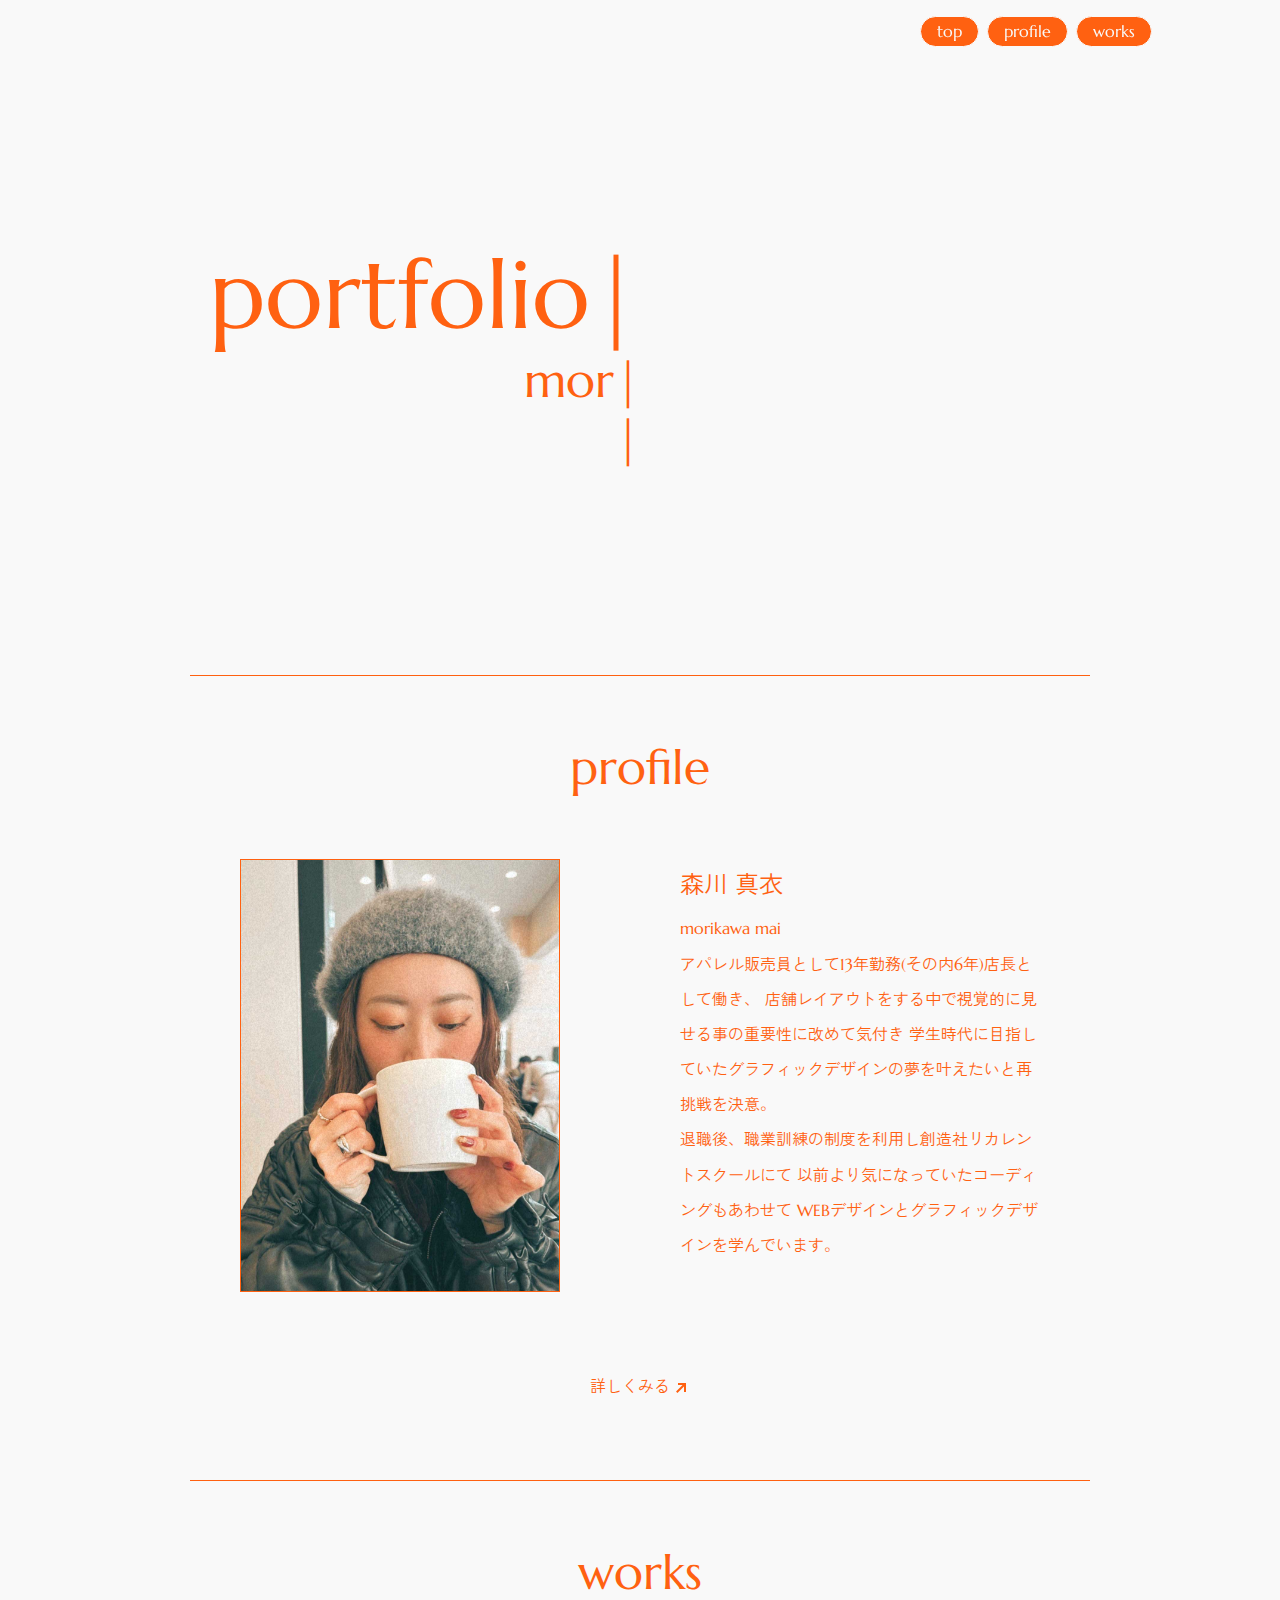
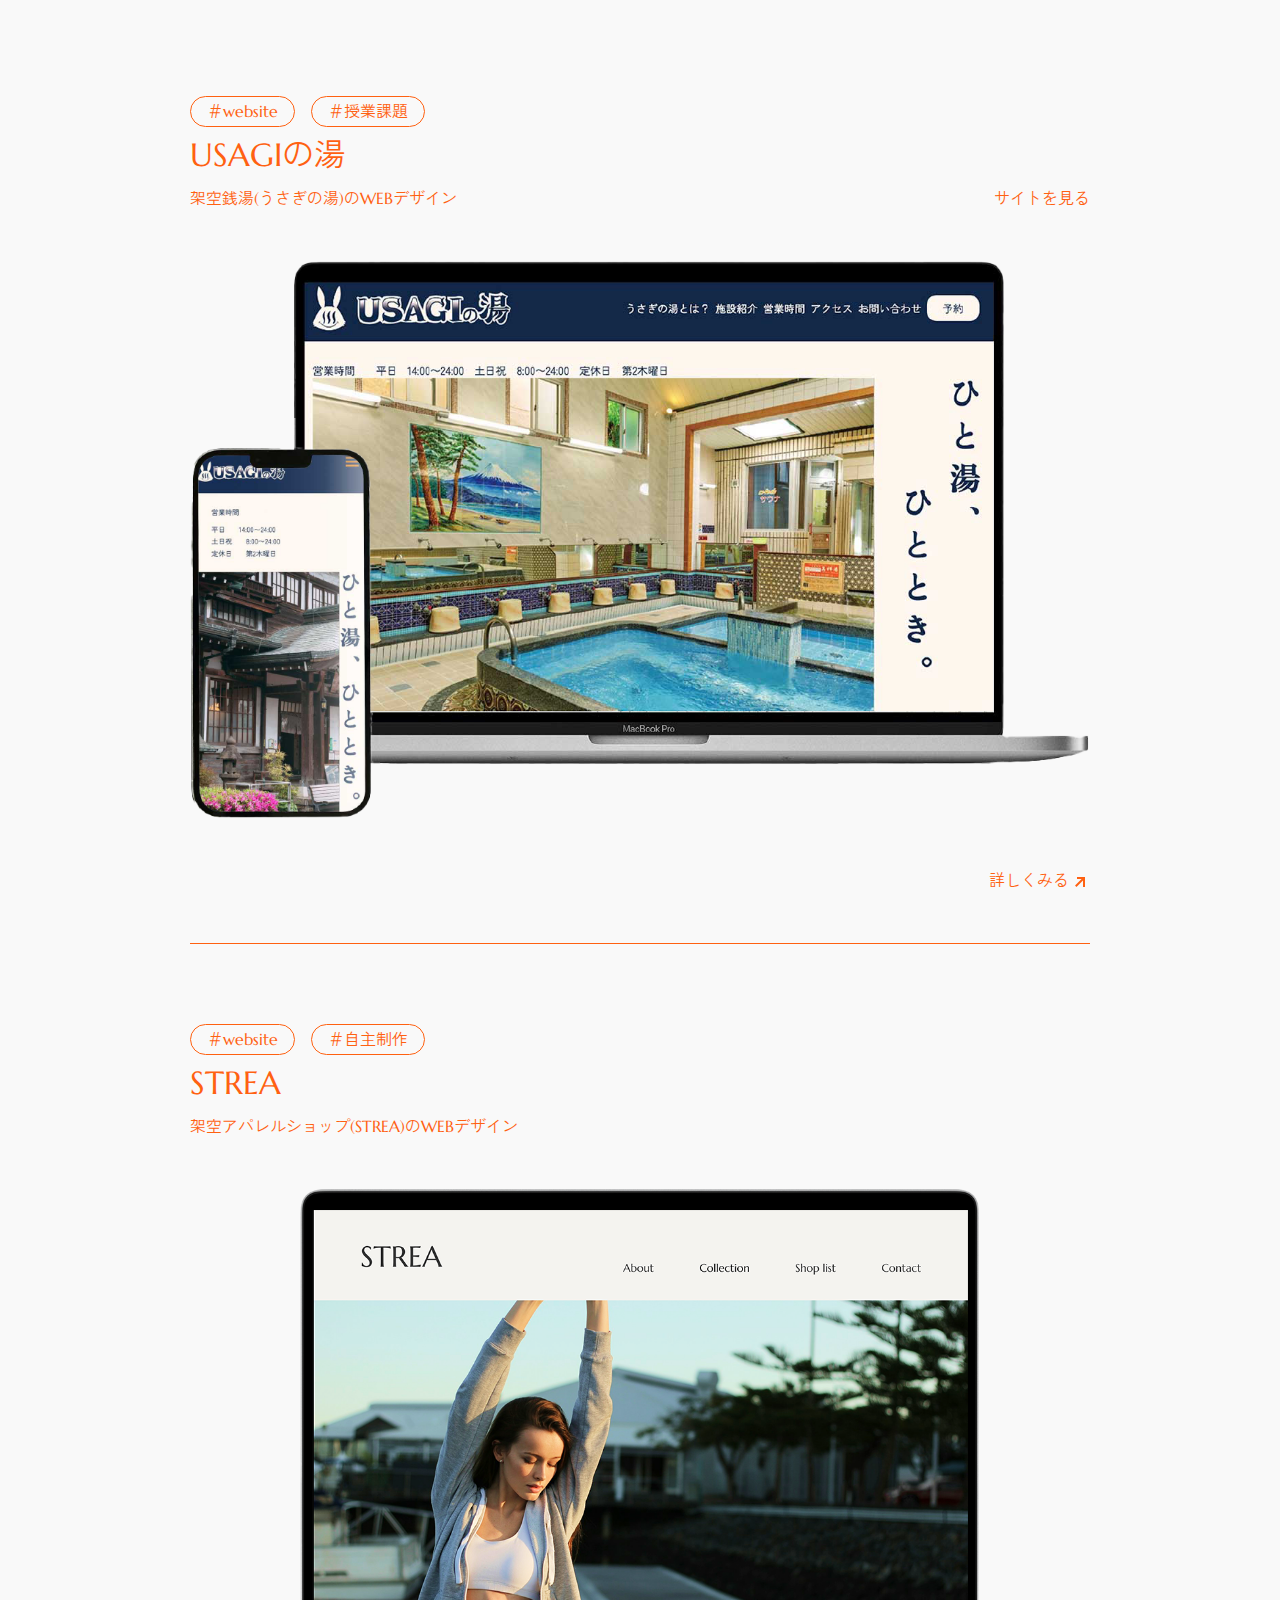
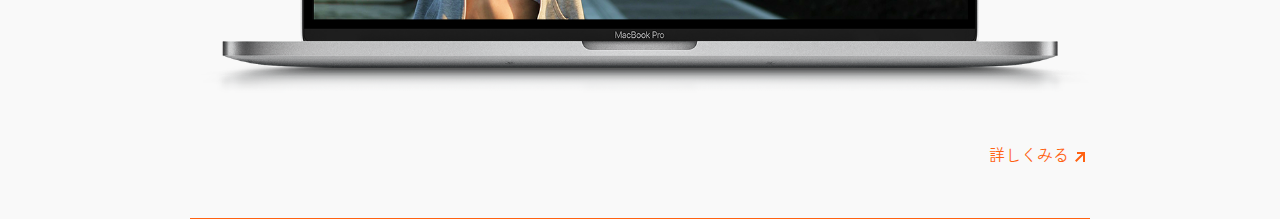
<file: index.html>
<!DOCTYPE html>
<html lang="ja">

<head>
    <meta charset="UTF-8">
    <meta name="viewport" content="width=device-width, initial-scale=1.0">

    <link rel="stylesheet" href="css/destyle.css">
    <!-- フォント -->
    <link rel="preconnect" href="https://fonts.googleapis.com">
    <link rel="preconnect" href="https://fonts.gstatic.com" crossorigin>
    <link href="https://fonts.googleapis.com/css2?family=Marcellus&family=Zen+Kaku+Gothic+Antique&display=swap"
        rel="stylesheet">
    <!-- フォント -->
    <link rel="stylesheet" href="css/styles.css">
    <title>portfolio_site</title>
</head>

<body>
    <header>
        <nav>
            <ul>
                <li><a href="#header">top</a></li>
                <li><a href="#profile">profile</a></li>
                <li><a href="#works">works</a></li>
            </ul>
        </nav>
        <button id="drawerButton" class="menu-toggle">
            <div class="bar bar1"></div>
            <div class="bar bar2"></div>
            <div class="bar bar3"></div>
        </button>
        <div id="header" class="header_name">
            <h1>portfolio</h1>
            <p>morikawa</p>
            <p> mai</p>
        </div>
    </header>

    <main>
        <section id="profile" class="profileSec">
            <h2>profile</h2>
            <div class="profileWrap">
                <div class="profileImg">
                    <img src="image/profile.jpg" alt="プロフィール写真">
                </div>
                <div class="profileText">
                    <p>森川 真衣</p>
                    <p>morikawa mai</p>
                    <p>アパレル販売員として13年勤務(その内6年)店長として働き、
                        店舗レイアウトをする中で視覚的に見せる事の重要性に改めて気付き
                        学生時代に目指していたグラフィックデザインの夢を叶えたいと再挑戦を決意。</p>
                    <p>退職後、職業訓練の制度を利用し創造社リカレントスクールにて
                        以前より気になっていたコーディングもあわせて
                        WEBデザインとグラフィックデザインを学んでいます。</p>
                </div>

            </div>
            <div class="profileLink">
                <a href="profile.html">詳しくみる</a>
                <a href="#" class="arrow sample2-1 sample2-2"></a>
            </div>
        </section>

        <section id="works" class="workSec">
            <h3>works</h3>
            <div class="usagiSec">
                <div class="workName">
                    <ul>
                        <li>＃website</li>
                        <li>＃授業課題</li>
                    </ul>
                </div>
                <h4>USAGIの湯</h4>
                <div class="workName2">
                    <p>架空銭湯(うさぎの湯)のWEBデザイン</p>
                    <a href="https://studio02-sannomiya.github.io/2025_12_studio02PairWorks/sentoBiyori/index.html"
                        target="_blank">サイトを見る</a>
                </div>
                <img src="image/usagi_sento.png" alt="うさぎの湯画像">
                <div class="workLink">
                    <a href="usagi.html">詳しくみる</a>
                    <a href="#" class="arrow sample2-1 sample2-2"></a>
                </div>
            </div>

            <div class="streaSec">
                <div class="workName">
                    <ul>
                        <li>＃website</li>
                        <li>＃自主制作</li>
                    </ul>
                </div>
                <h4>STREA</h4>
                <p>架空アパレルショップ(STREA)のWEBデザイン</p>
                <img src="image/STREA_.png" alt="STREA画像">
                <div class="workLink">
                    <a href=".html">詳しくみる</a>
                    <a href="#" class="arrow sample2-1 sample2-2"></a>
                </div>
        </section>
    </main>
    <script src="js/script.js"></script>
</body>

</html>
</file>
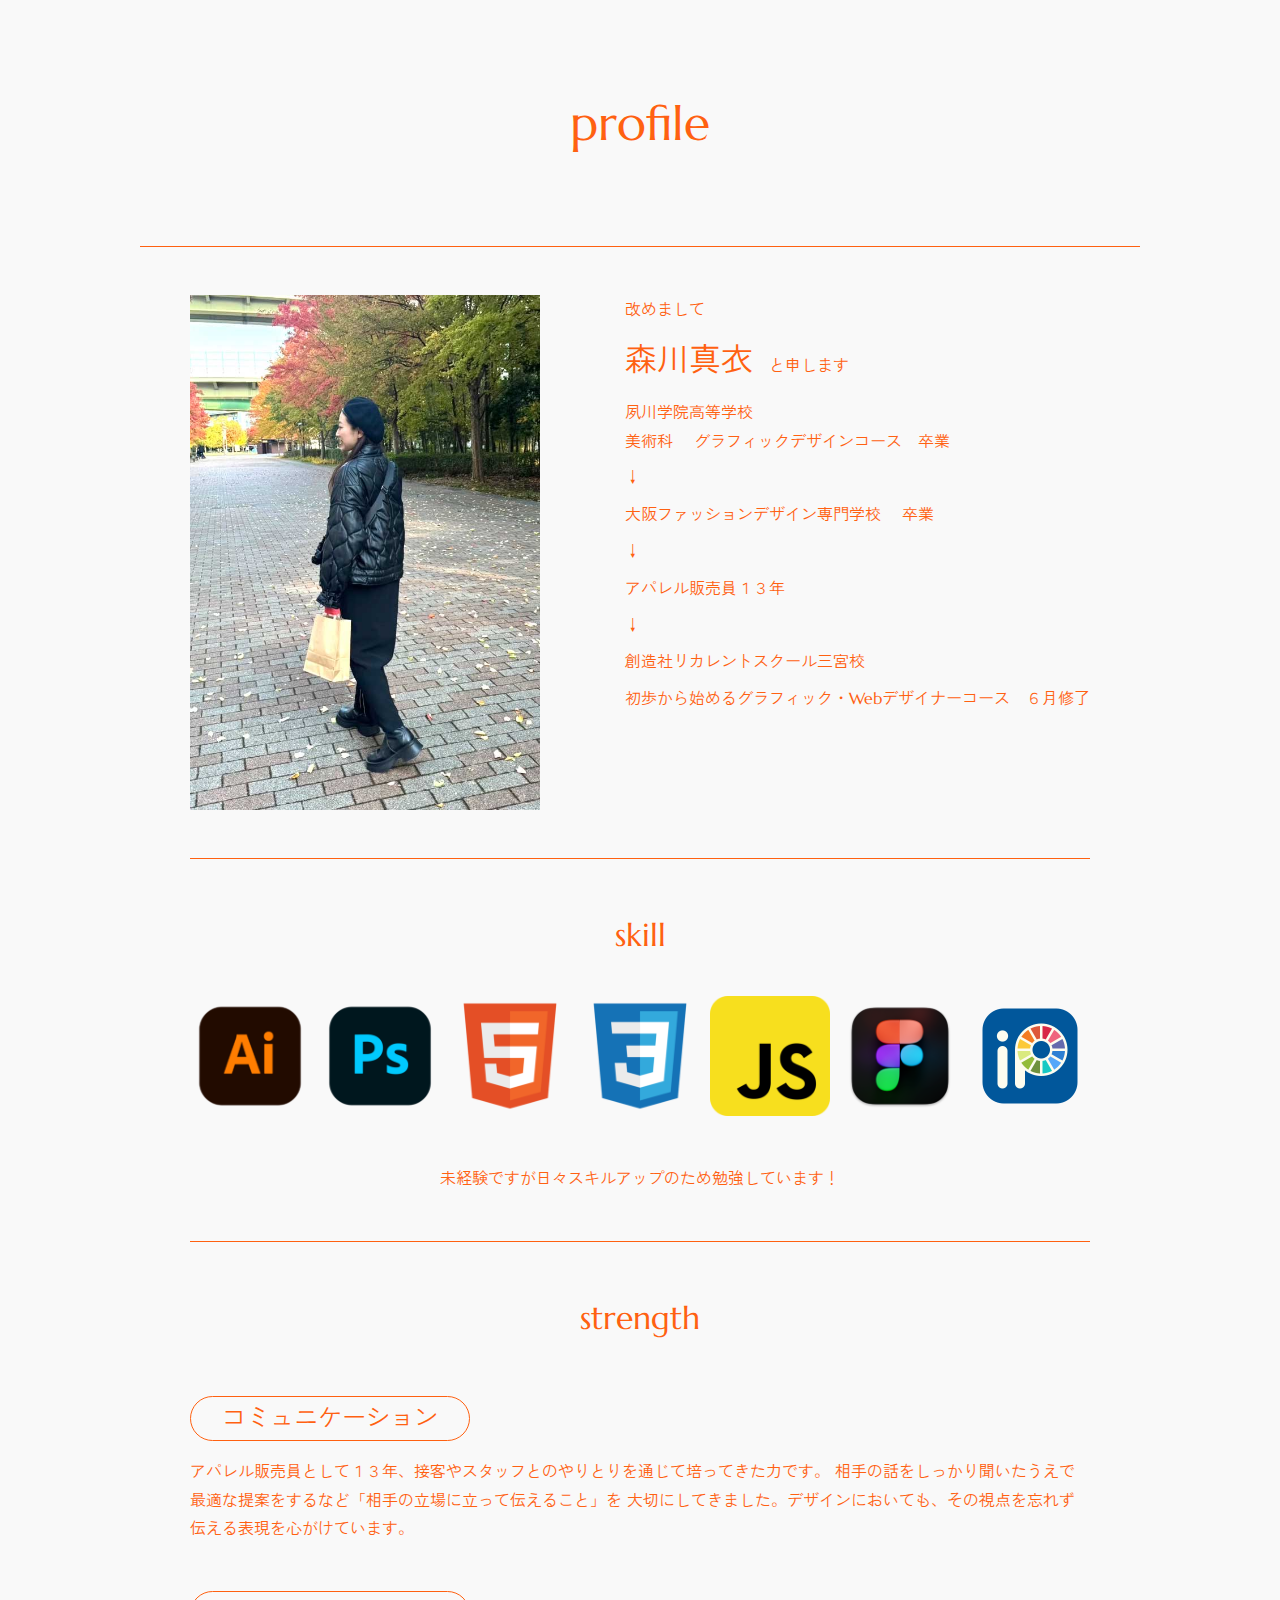
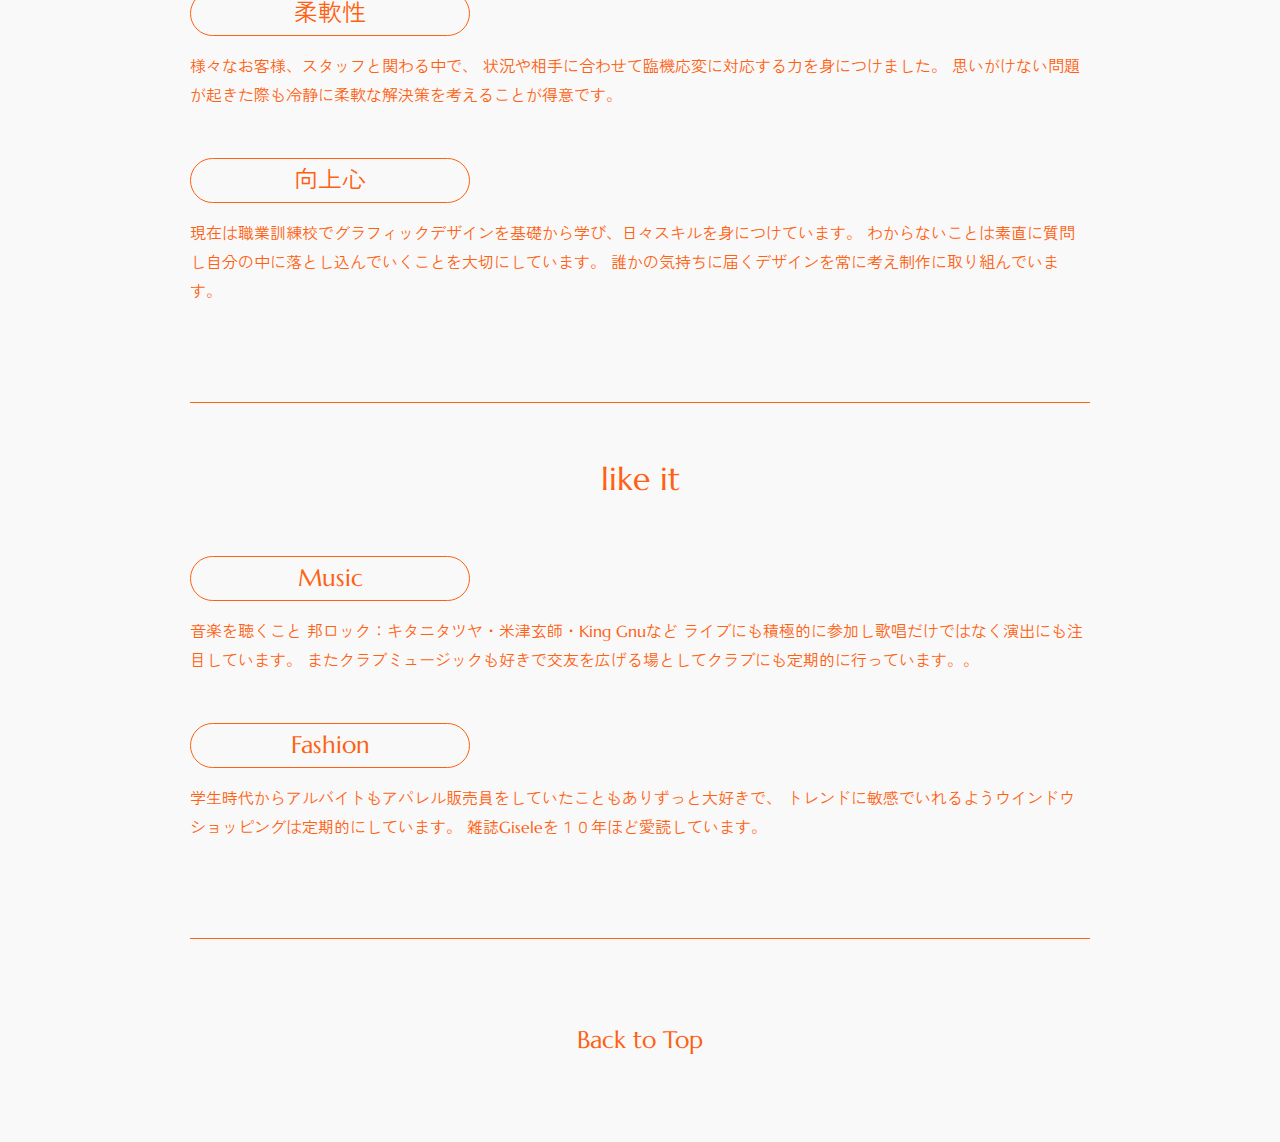
<file: profile.html>
<!DOCTYPE html>
<html lang="ja">

<head>
    <meta charset="UTF-8">
    <meta name="viewport" content="width=device-width, initial-scale=1.0">
    <link rel="stylesheet" href="css/destyle.css">
    <!-- フォント -->
    <link rel="preconnect" href="https://fonts.googleapis.com">
    <link rel="preconnect" href="https://fonts.gstatic.com" crossorigin>
    <link href="https://fonts.googleapis.com/css2?family=Marcellus&family=Zen+Kaku+Gothic+Antique&display=swap"
        rel="stylesheet">
    <!-- フォント -->
    <link rel="stylesheet" href="css/styles.css">
    <title>portfolio_profile</title>
</head>

<body id="profile">
    <main>
        <h1>profile</h1>
        <div class="profileTop">
            <div class="profileImg">
                <img src="image/profile02.jpg" alt="プロフィール写真">
            </div>
            <div class="profileText">
                <p>改めまして</p>
                <p><span>森川真衣</span>　と申します</p>
                <p>夙川学院高等学校<br>美術科
                    　グラフィックデザインコース　卒業
                </p>
                <p>↓</p>
                <p>大阪ファッションデザイン専門学校
                    　卒業</p>
                <p>↓</p>
                <p>アパレル販売員１３年</p>
                <p>↓</p>
                <p>創造社リカレントスクール三宮校</p>
                <p>初歩から始めるグラフィック・Webデザイナーコース　６月修了</p>
            </div>
        </div>
        <div class="skillSec">
            <h2>skill</h2>
            <ul>
                <li><img src="image/illustrator.png" alt="イラストレーターアイコン"></li>
                <li><img src="image/photoshop.png" alt="フォトショップアイコン"></li>
                <li><img src="image/html.png" alt="HTMLアイコン"></li>
                <li><img src="image/css.png" alt="CSSアイコン"></li>
                <li><img src="image/javascript.png" alt="JavaScriptアイコン"></li>
                <li><img src="image/figma.png" alt="figmaアイコン"></li>
                <li><img src="image/ibis.png" alt="アイビスアイコン"></li>
            </ul>
            <p>未経験ですが日々スキルアップのため勉強しています！</p>
        </div>
        <div class="strengthSec">
            <h2>strength</h2>
            <div class="strengthText">
                <h3>コミュニケーション</h3>
                <p>アパレル販売員として１３年、接客やスタッフとのやりとりを通じて培ってきた力です。
                    相手の話をしっかり聞いたうえで最適な提案をするなど「相手の立場に立って伝えること」を
                    大切にしてきました。デザインにおいても、その視点を忘れず伝える表現を心がけています。</p>
            </div>
            <div class="strengthText">
                <h3>柔軟性</h3>
                <p>様々なお客様、スタッフと関わる中で、
                    状況や相手に合わせて臨機応変に対応する力を身につけました。
                    思いがけない問題が起きた際も冷静に柔軟な解決策を考えることが得意です。</p>
            </div>
            <div class="strengthText">
                <h3>向上心</h3>
                <p>現在は職業訓練校でグラフィックデザインを基礎から学び、日々スキルを身につけています。
                    わからないことは素直に質問し自分の中に落とし込んでいくことを大切にしています。
                    誰かの気持ちに届くデザインを常に考え制作に取り組んでいます。</p>
            </div>
        </div>
        <div class="likeitSec">
            <h2>like it</h2>
            <div class="likeitText">
                <h3>Music</h3>
                <p>音楽を聴くこと
                    邦ロック：キタニタツヤ・米津玄師・King Gnuなど
                    ライブにも積極的に参加し歌唱だけではなく演出にも注目しています。
                    またクラブミュージックも好きで交友を広げる場としてクラブにも定期的に行っています。。</p>
            </div>
            <div class="likeitText">
                <h3>Fashion</h3>
                <p>学生時代からアルバイトもアパレル販売員をしていたこともありずっと大好きで、
                    トレンドに敏感でいれるようウインドウショッピングは定期的にしています。
                    雑誌Giseleを１０年ほど愛読しています。</p>
            </div>
        </div>
        <div class="backTop">
            <a href="index.html">Back to Top</a>
        </div>
    </main>

</body>

</html>
</file>
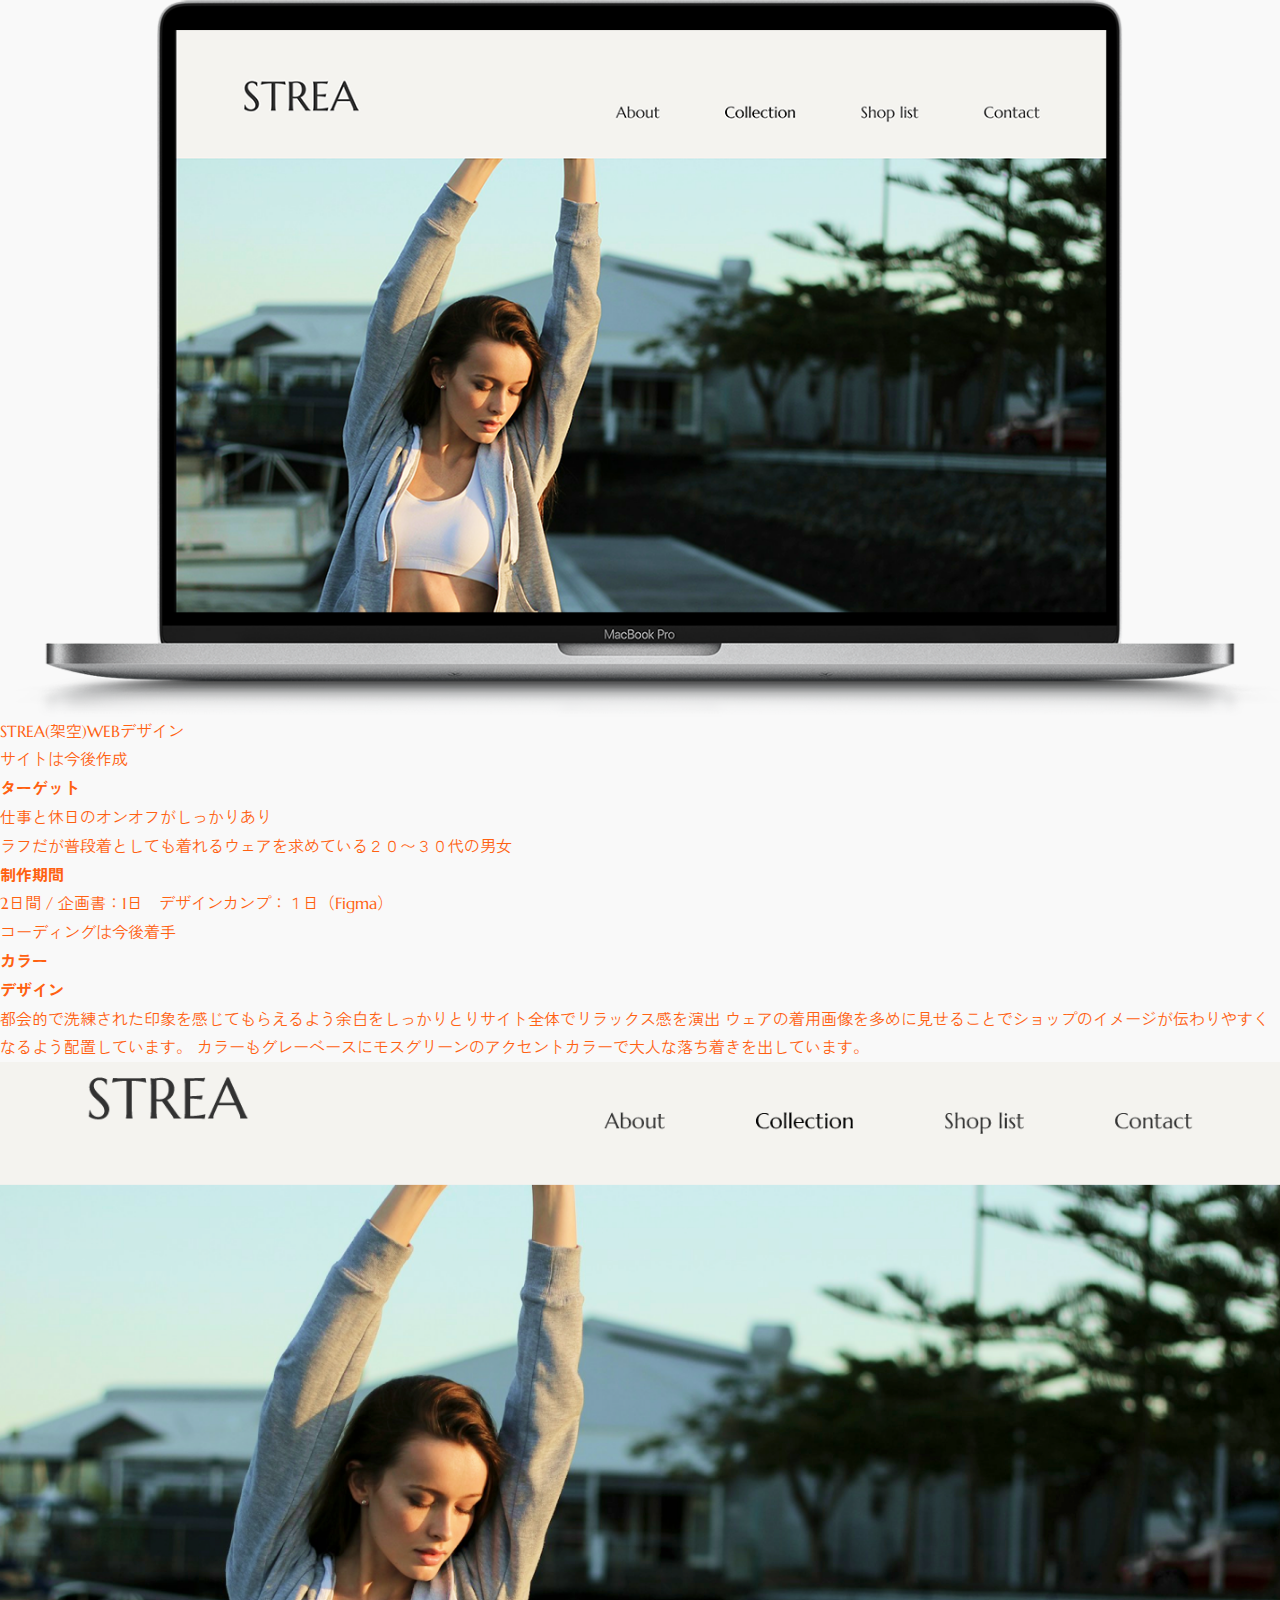
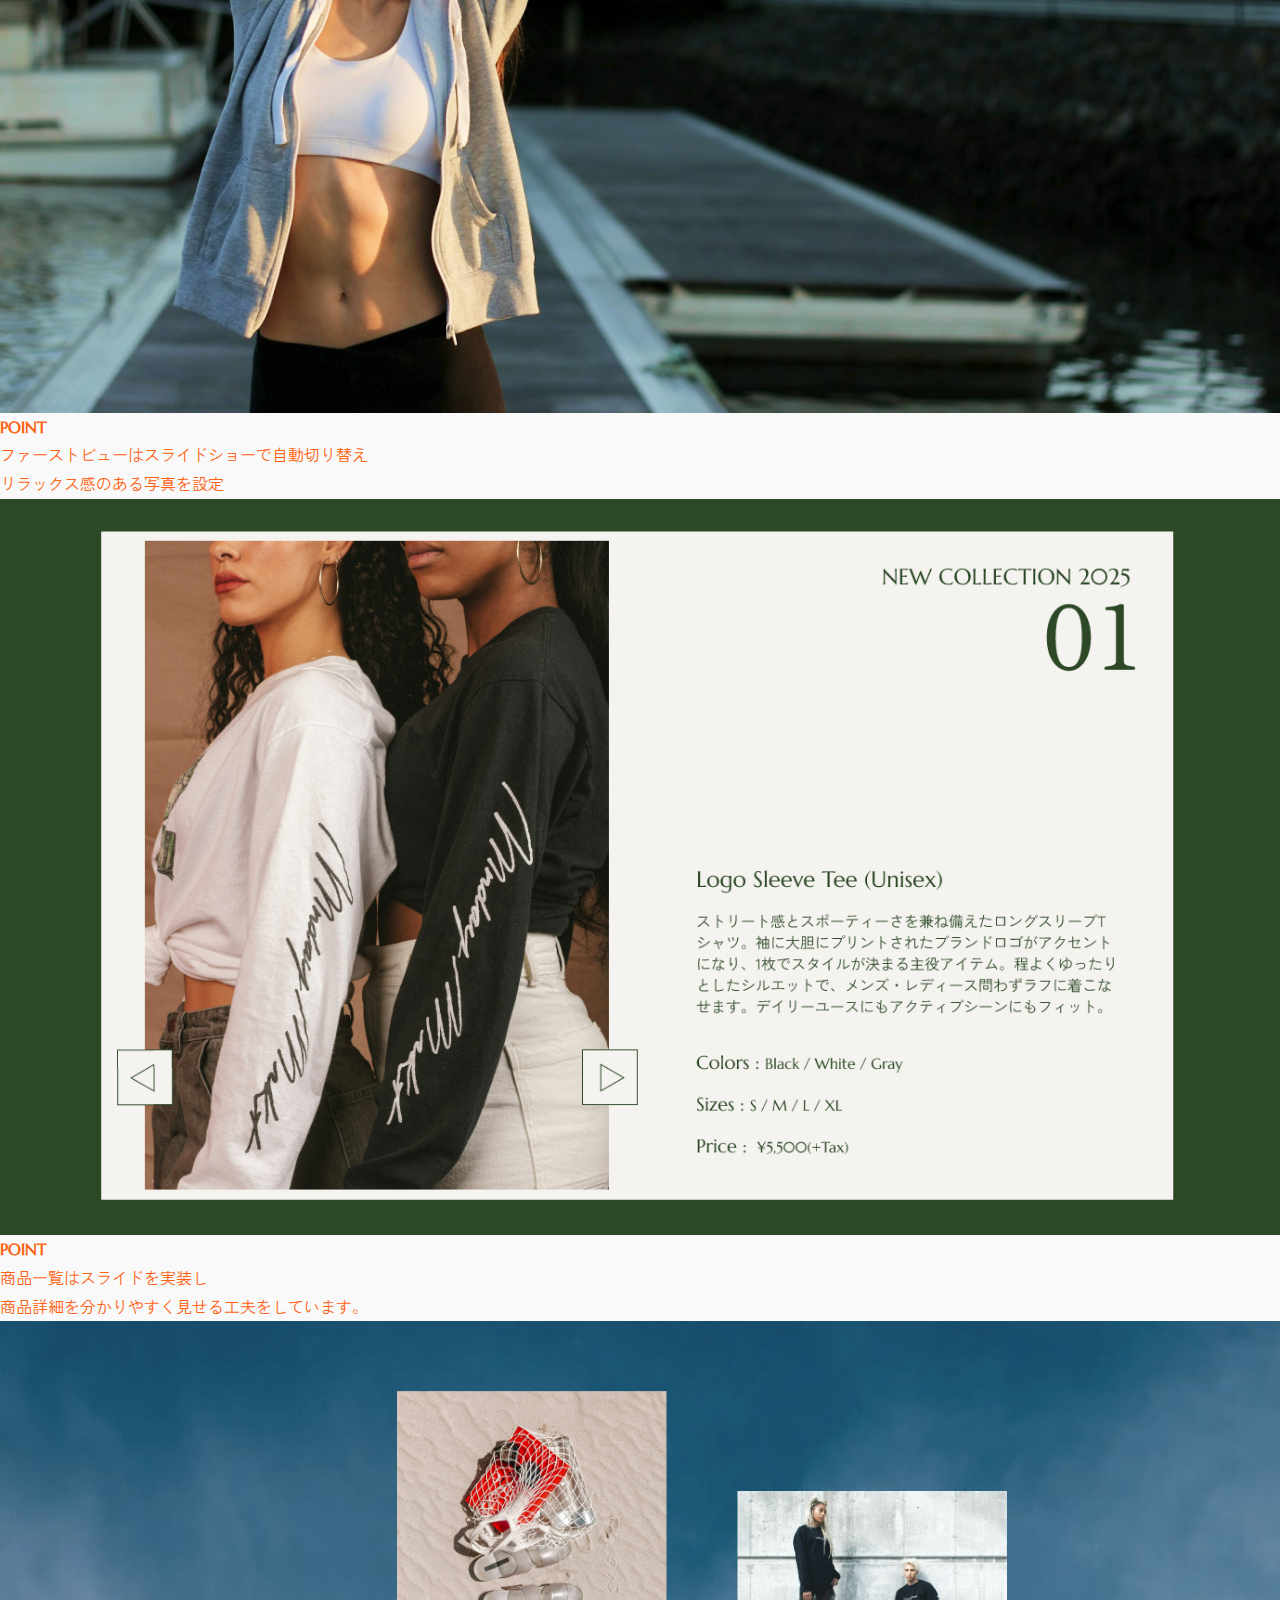
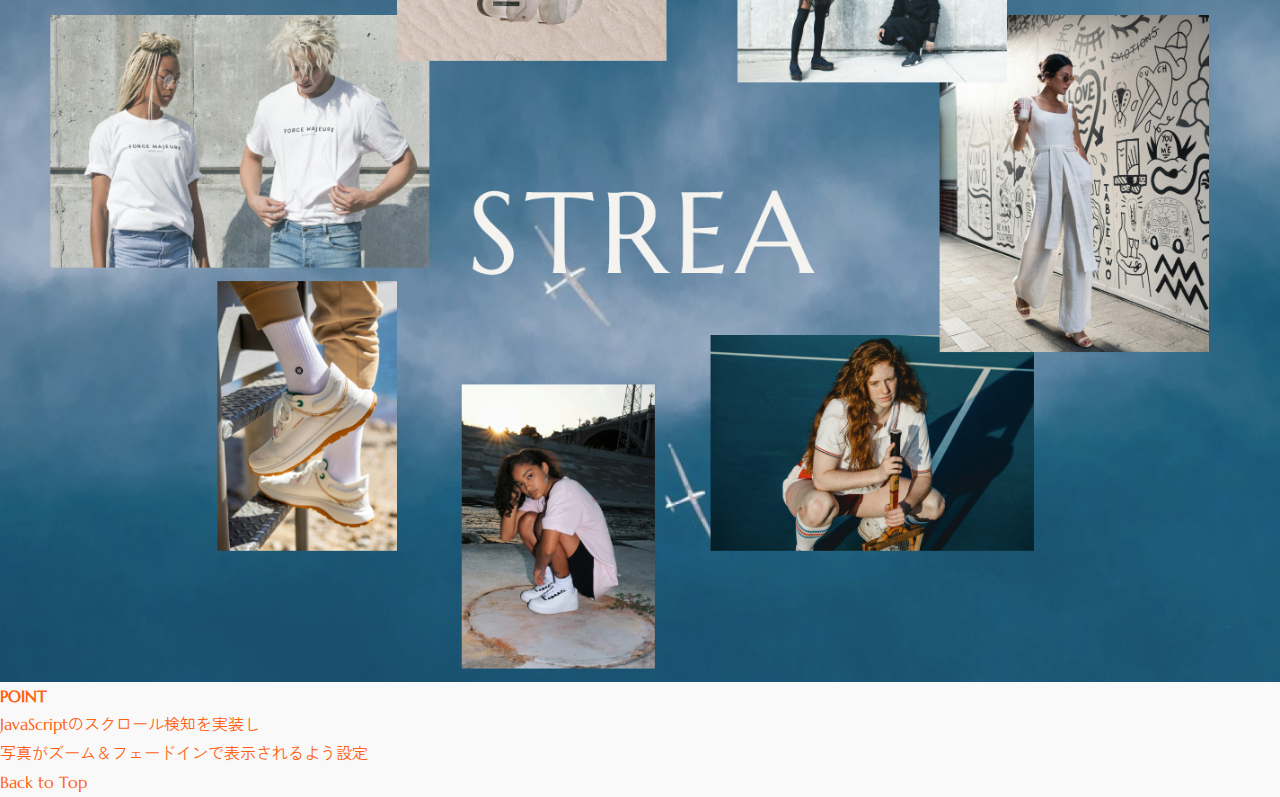
<file: strea.html>
<!DOCTYPE html>
<html lang="ja">

<head>
    <meta charset="UTF-8">
    <meta name="viewport" content="width=device-width, initial-scale=1.0">
    <link rel="stylesheet" href="css/destyle.css">
    <!-- フォント -->
    <link rel="preconnect" href="https://fonts.googleapis.com">
    <link rel="preconnect" href="https://fonts.gstatic.com" crossorigin>
    <link href="https://fonts.googleapis.com/css2?family=Marcellus&family=Zen+Kaku+Gothic+Antique&display=swap"
        rel="stylesheet">
    <!-- フォント -->
    <link rel="stylesheet" href="css/styles.css">
    <title>portfolio_usagi</title>
</head>

<body id="strea">
    <main>
        <div class="streaSec01">
            <div class="streaPcimg">
                <img src="image/strea_top.png" alt="STREAメイン写真">
            </div>
            <div class="streaTextwrap1">
                <h1>STREA(架空)WEBデザイン</h1>
                <a href="" target="">サイトは今後作成</a>
            </div>
            <div class="streaTextwrapper">
                <div class="streaTextwrap2">
                    <dl>
                        <dt>ターゲット</dt>
                        <dd>仕事と休日のオンオフがしっかりあり<br>
                            ラフだが普段着としても着れるウェアを求めている２０〜３０代の男女</dd>
                    </dl>
                    <dl>
                        <dt>制作期間</dt>
                        <dd>2日間 /
                            企画書：1日　デザインカンプ：１日（Figma）<br>
                            コーディングは今後着手</dd>
                    </dl>
                    <dl>
                        <dt>カラー</dt>
                        <dd class="colorBoxwrap">
                            <div class="colorBox1"></div>
                            <div class="colorBox2"></div>
                            <div class="colorBox3"></div>
                            <div class="colorBox4"></div>
                        </dd>
                    </dl>
                    <dl>
                        <dt>デザイン</dt>
                        <dd>都会的で洗練された印象を感じてもらえるよう余白をしっかりとりサイト全体でリラックス感を演出
                            ウェアの着用画像を多めに見せることでショップのイメージが伝わりやすくなるよう配置しています。
                            カラーもグレーベースにモスグリーンのアクセントカラーで大人な落ち着きを出しています。
                        </dd>
                    </dl>
                </div>
            </div>
            <!-- <div class="streaImg"></div> -->
            <div class="streaTextwrapper2">
                <div class="streaText">
                    <div class="streaImg1">
                        <img src="image/strea_main.png" alt="ストレアポイント1">
                    </div>
                    <dl>
                        <dt>POINT</dt>
                        <dd>ファーストビューはスライドショーで自動切り替え<br>
                            リラックス感のある写真を設定</dd>
                    </dl>
                </div>
                <div class="streaText1">
                    <div class="streaImg1">
                        <img src="image/strea_collection.png" alt="ストレアポイント2">
                    </div>
                    <dl>
                        <dt>POINT</dt>
                        <dd>商品一覧はスライドを実装し<br>
                            商品詳細を分かりやすく見せる工夫をしています。</dd>
                    </dl>
                </div>
                <div class="streaText">
                    <div class="streaImg1">
                        <img src="image/strea_endview.png" alt="ストレアポイント3">
                    </div>
                    <dl>
                        <dt>POINT</dt>
                        <dd>JavaScriptのスクロール検知を実装し<br>
                            写真がズーム＆フェードインで表示されるよう設定</dd>
                    </dl>
                </div>
            </div>
        </div>
        <div class="backTop">
            <a href="index.html">Back to Top</a>
        </div>
        </div>
    </main>
    <script src="js/script.js"></script>

</body>

</html>
</file>
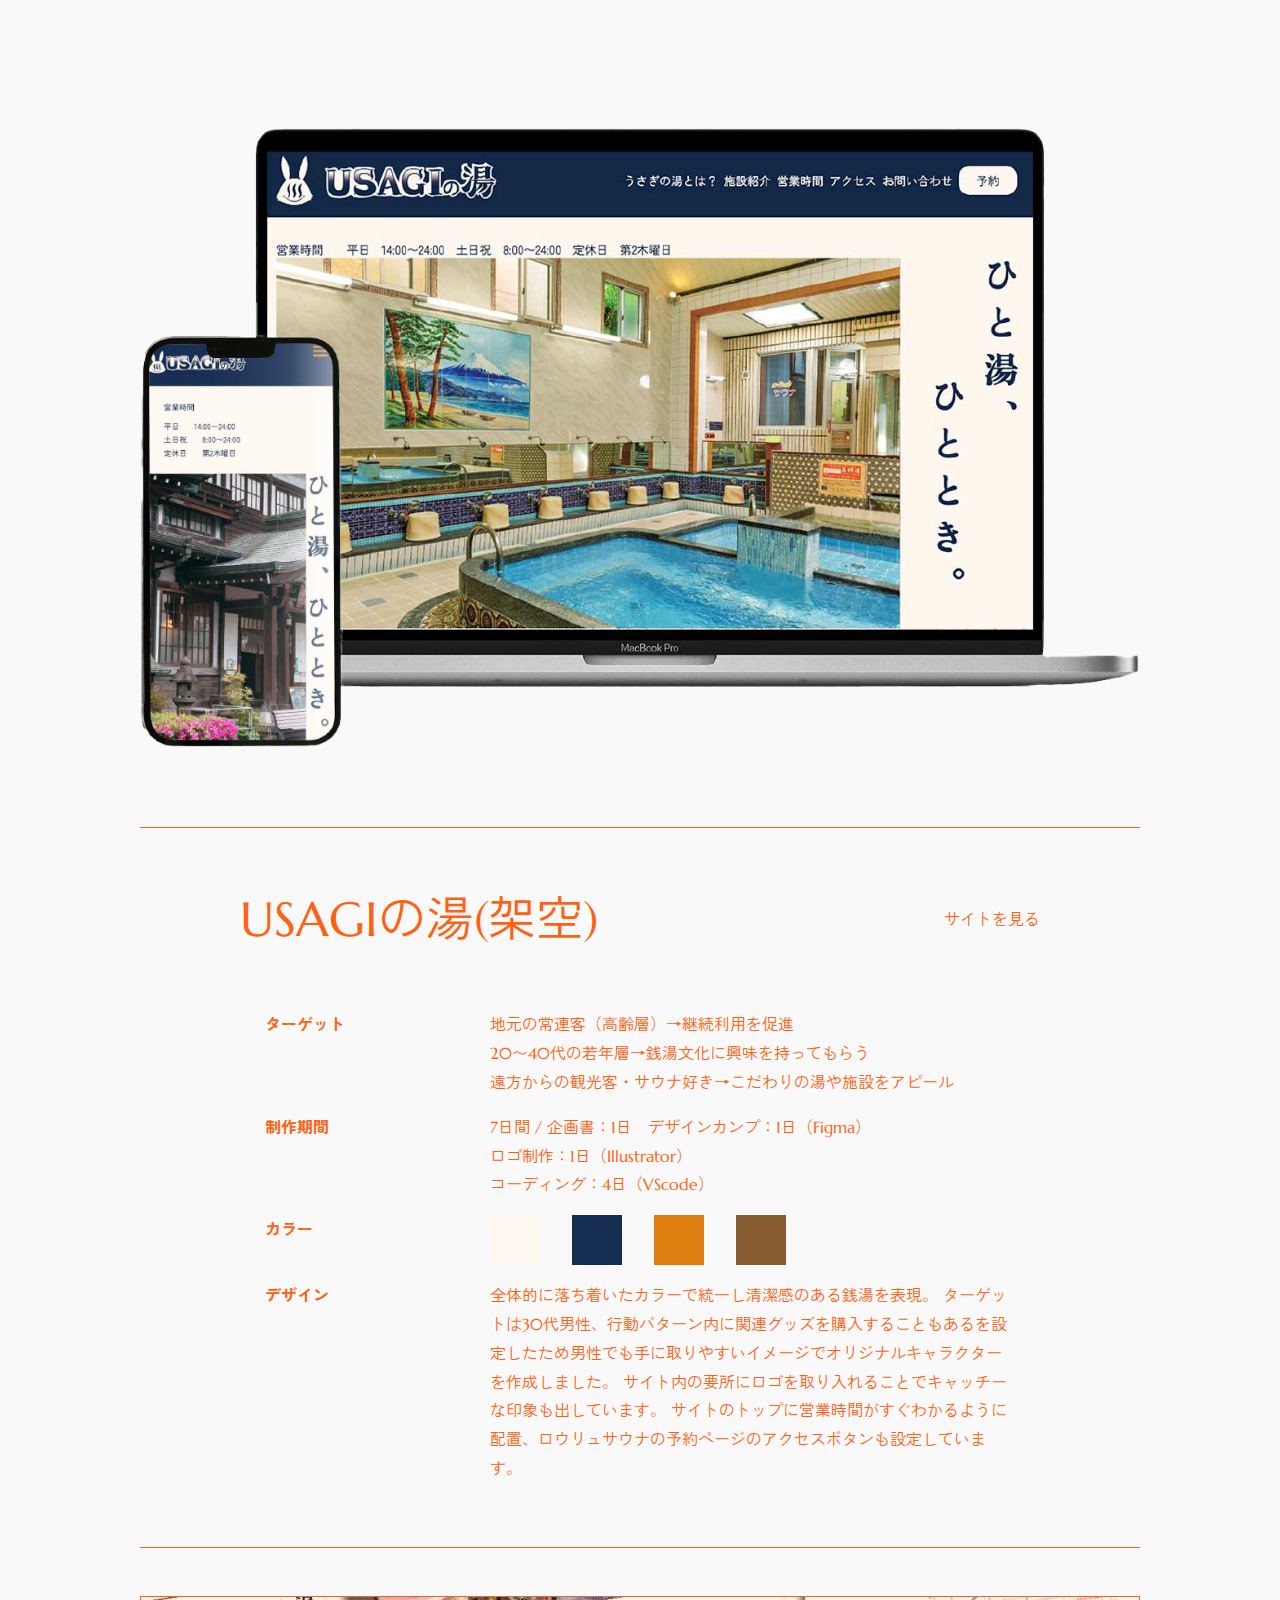
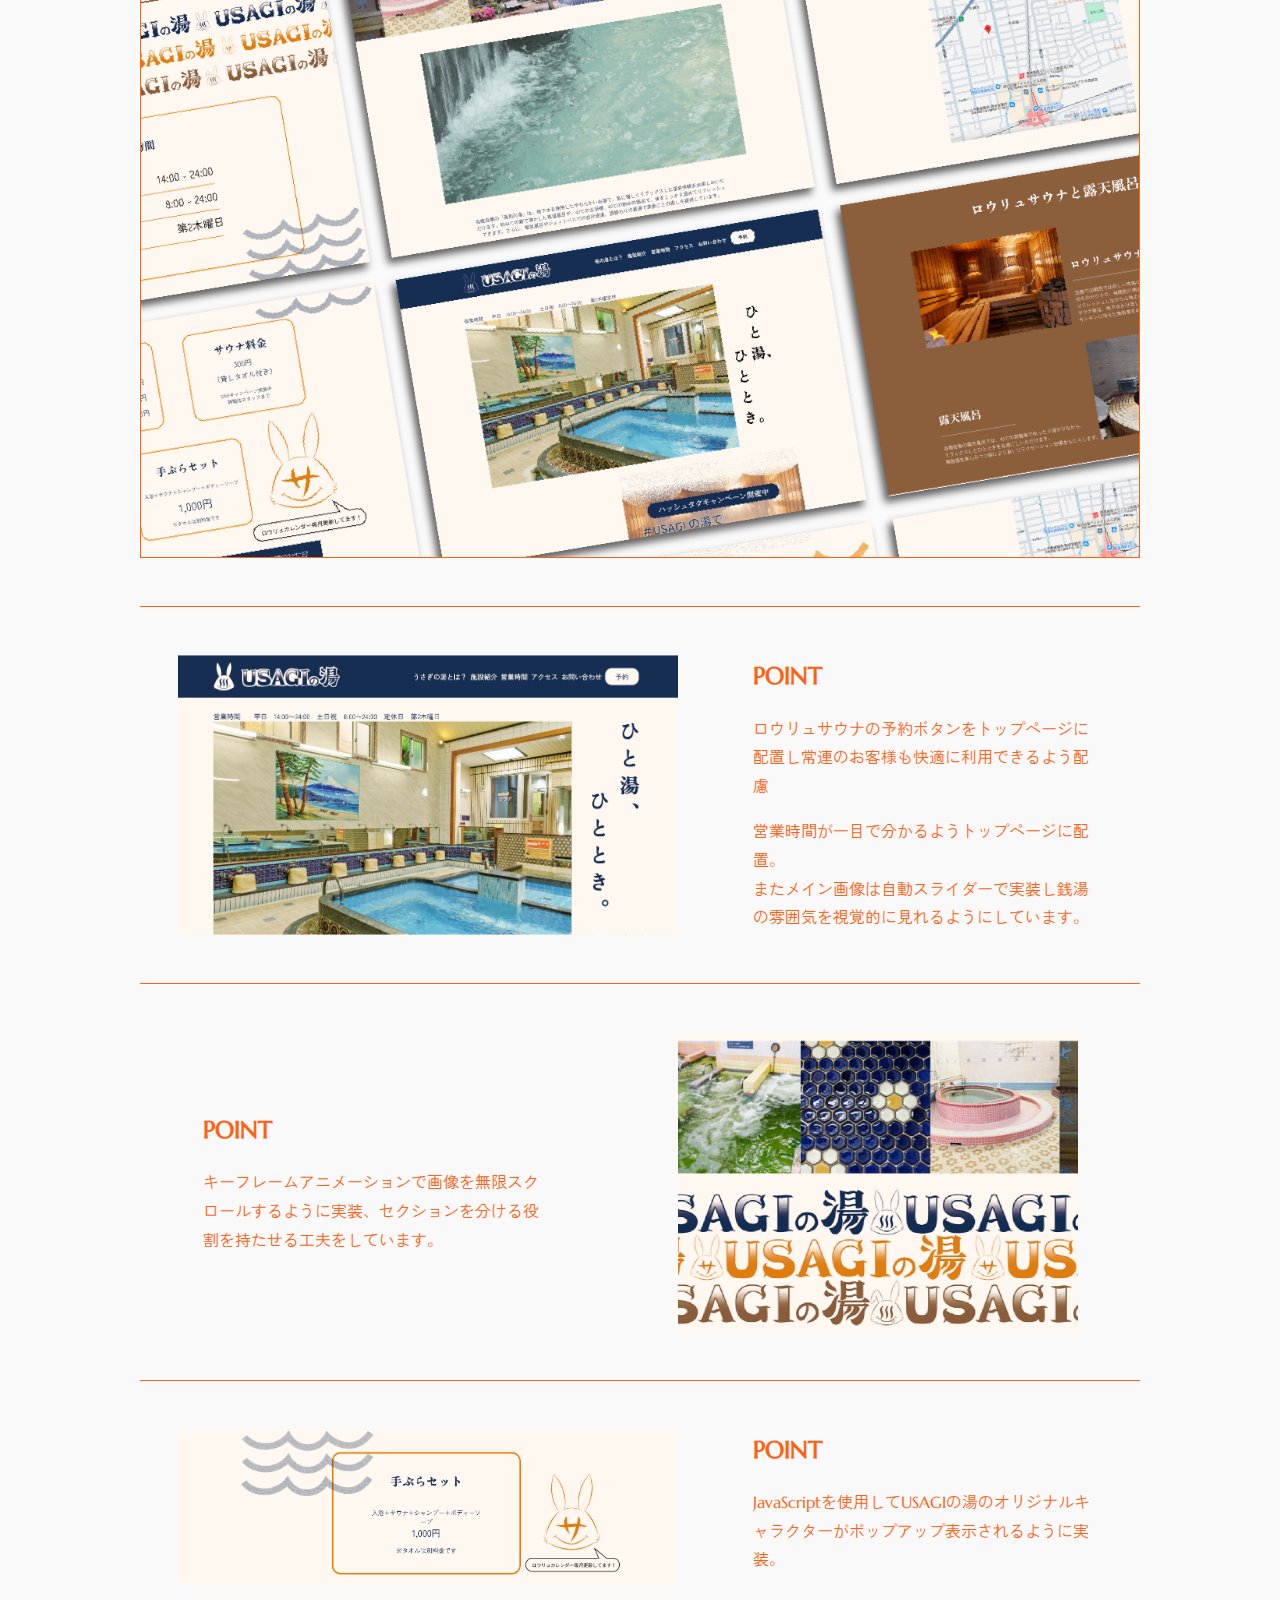
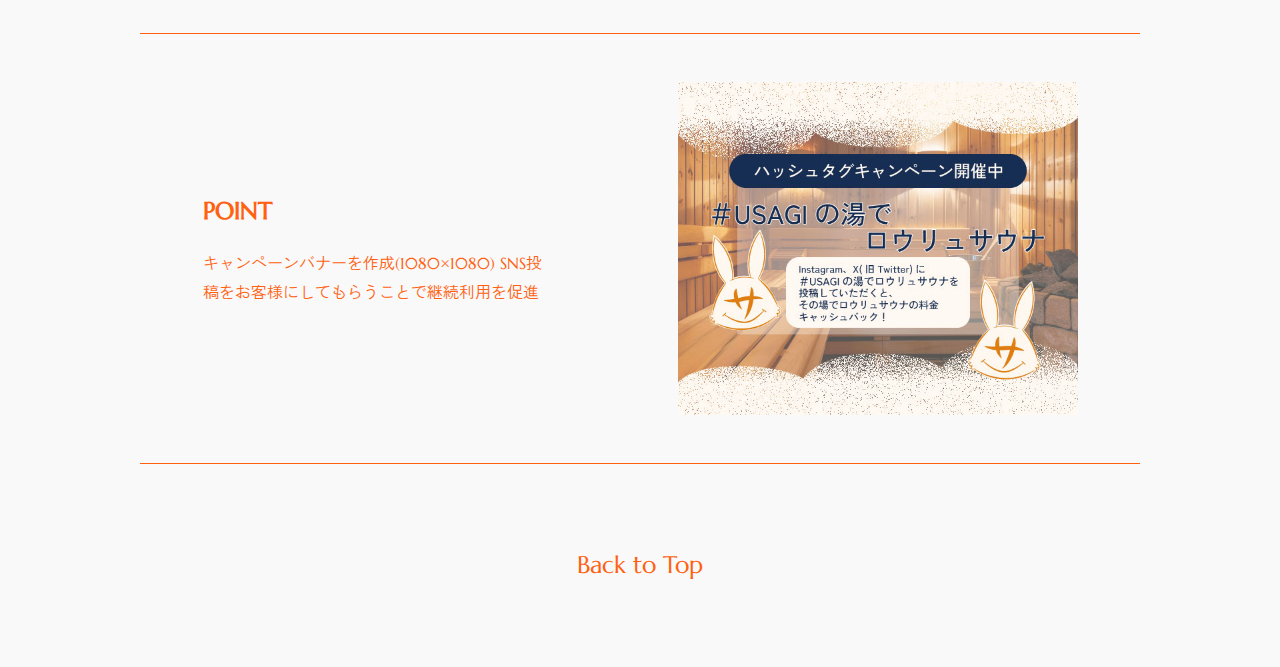
<file: usagi.html>
<!DOCTYPE html>
<html lang="ja">

<head>
    <meta charset="UTF-8">
    <meta name="viewport" content="width=device-width, initial-scale=1.0">
    <link rel="stylesheet" href="css/destyle.css">
    <!-- フォント -->
    <link rel="preconnect" href="https://fonts.googleapis.com">
    <link rel="preconnect" href="https://fonts.gstatic.com" crossorigin>
    <link href="https://fonts.googleapis.com/css2?family=Marcellus&family=Zen+Kaku+Gothic+Antique&display=swap"
        rel="stylesheet">
    <!-- フォント -->
    <link rel="stylesheet" href="css/styles.css">
    <title>portfolio_usagi</title>
</head>

<body id="usagi">
    <main>
        <div class="usagiSec01">
            <div class="usagiPcimg">
                <img src="image/usagi_sento.png" alt="うさぎの湯メイン写真">
            </div>
            <div class="usagiTextwrap1">
                <h1>USAGIの湯(架空)</h1>
                <a href="https://studio02-sannomiya.github.io/2025_12_studio02PairWorks/sentoBiyori/index.html"
                    target="_blank">サイトを見る</a>
            </div>
            <div class="usagiTextwrapper">
                <div class="usagiTextwrap2">
                    <dl>
                        <dt>ターゲット</dt>
                        <dd>地元の常連客（高齢層）→継続利用を促進<br>
                            20〜40代の若年層→銭湯文化に興味を持ってもらう<br>
                            遠方からの観光客・サウナ好き→こだわりの湯や施設をアピール</dd>
                    </dl>
                    <dl>
                        <dt>制作期間</dt>
                        <dd>7日間 /
                            企画書：1日　デザインカンプ：1日（Figma）<br>
                            ロゴ制作：1日（Illustrator）<br>
                            コーディング：4日（VScode）</dd>
                    </dl>
                    <dl>
                        <dt>カラー</dt>
                        <dd class="colorBoxwrap">
                            <div class="colorBox1"></div>
                            <div class="colorBox2"></div>
                            <div class="colorBox3"></div>
                            <div class="colorBox4"></div>
                        </dd>
                    </dl>
                    <dl>
                        <dt>デザイン</dt>
                        <dd>全体的に落ち着いたカラーで統一し清潔感のある銭湯を表現。
                            ターゲットは30代男性、行動パターン内に関連グッズを購入することもあるを設定したため男性でも手に取りやすいイメージでオリジナルキャラクターを作成しました。
                            サイト内の要所にロゴを取り入れることでキャッチーな印象も出しています。
                            サイトのトップに営業時間がすぐわかるように配置、ロウリュサウナの予約ページのアクセスボタンも設定しています。</dd>
                    </dl>
                </div>
            </div>
            <div class="usagImg"></div>
            <div class="usagiTextwrapper2">
                <div class="usagiText">
                    <div class="usagiImg1">
                        <img src="image/usagi_top.png" alt="うさぎの湯ポイント1">
                    </div>
                    <dl>
                        <dt>POINT</dt>
                        <dd>ロウリュサウナの予約ボタンをトップページに配置し常連のお客様も快適に利用できるよう配慮</dd>
                        <dd>営業時間が一目で分かるようトップページに配置。<br>
                            またメイン画像は自動スライダーで実装し銭湯の雰囲気を視覚的に見れるようにしています。</dd>
                    </dl>
                </div>
                <div class="usagiText1">
                    <div class="usagiImg1">
                        <img src="image/usagi_sento_02.png" alt="うさぎの湯ポイント2">
                    </div>
                    <dl>
                        <dt>POINT</dt>
                        <dd>キーフレームアニメーションで画像を無限スクロールするように実装、セクションを分ける役割を持たせる工夫をしています。</dd>
                    </dl>
                </div>
                <div class="usagiText">
                    <div class="usagiImg1">
                        <img src="image/usagi_sento_04.png" alt="うさぎの湯ポイント3">
                    </div>
                    <dl>
                        <dt>POINT</dt>
                        <dd>JavaScriptを使用してUSAGIの湯のオリジナルキャラクターがポップアップ表示されるように実装。</dd>
                    </dl>
                </div>
                <div class="usagiText1">
                    <div class="usagiImg1">
                        <img src="image/sns_banner.jpg" alt="うさぎの湯ポイント4">
                    </div>
                    <dl>
                        <dt>POINT</dt>
                        <dd>キャンペーンバナーを作成(1080×1080)
                            SNS投稿をお客様にしてもらうことで継続利用を促進</dd>
                    </dl>
                </div>
            </div>
            <div class="backTop">
                <a href="index.html">Back to Top</a>
            </div>
        </div>
    </main>

</body>

</html>
</file>
<file: css/styles.css>
@import url(style/global.css);
@import url(style/main.css);
@import url(style/profile.css);
@import url(style/usagi.css);
</file>
<file: css/destyle.css>
/*! destyle.css v4.0.1 | MIT License | https://github.com/nicolas-cusan/destyle.css */

/* Reset box-model and set borders */
/* ============================================ */

*,
::before,
::after {
  box-sizing: border-box;
  border-style: solid;
  border-width: 0;
  min-width: 0;
}

/* Document */
/* ============================================ */

/**
 * 1. Correct the line height in all browsers.
 * 2. Prevent adjustments of font size after orientation changes in iOS.
 * 3. Remove gray overlay on links for iOS.
 */

html {
  line-height: 1.15; /* 1 */
  -webkit-text-size-adjust: 100%; /* 2 */
  -webkit-tap-highlight-color: transparent; /* 3*/
}

/* Sections */
/* ============================================ */

/**
 * Remove the margin in all browsers.
 */

body {
  margin: 0;
}

/**
 * Render the `main` element consistently in IE.
 */

main {
  display: block;
}

/* Vertical rhythm */
/* ============================================ */

p,
table,
blockquote,
address,
pre,
iframe,
form,
figure,
dl {
  margin: 0;
}

/* Headings */
/* ============================================ */

h1,
h2,
h3,
h4,
h5,
h6 {
  font-size: inherit;
  font-weight: inherit;
  margin: 0;
}

/* Lists (enumeration) */
/* ============================================ */

ul,
ol {
  margin: 0;
  padding: 0;
  list-style: none;
}

/* Lists (definition) */
/* ============================================ */

dt {
  font-weight: bold;
}

dd {
  margin-left: 0;
}

/* Grouping content */
/* ============================================ */

/**
 * 1. Add the correct box sizing in Firefox.
 * 2. Show the overflow in Edge and IE.
 */

hr {
  box-sizing: content-box; /* 1 */
  height: 0; /* 1 */
  overflow: visible; /* 2 */
  border-top-width: 1px;
  margin: 0;
  clear: both;
  color: inherit;
}

/**
 * 1. Correct the inheritance and scaling of font size in all browsers.
 * 2. Correct the odd `em` font sizing in all browsers.
 */

pre {
  font-family: monospace, monospace; /* 1 */
  font-size: inherit; /* 2 */
}

address {
  font-style: inherit;
}

/* Text-level semantics */
/* ============================================ */

/**
 * Remove the gray background on active links in IE 10.
 */

a {
  background-color: transparent;
  text-decoration: none;
  color: inherit;
}

/**
 * 1. Remove the bottom border in Chrome 57-
 * 2. Add the correct text decoration in Chrome, Edge, IE, Opera, and Safari.
 */

abbr[title] {
  text-decoration: underline dotted; /* 2 */
}

/**
 * Add the correct font weight in Chrome, Edge, and Safari.
 */

b,
strong {
  font-weight: bolder;
}

/**
 * 1. Correct the inheritance and scaling of font size in all browsers.
 * 2. Correct the odd `em` font sizing in all browsers.
 */

code,
kbd,
samp {
  font-family: monospace, monospace; /* 1 */
  font-size: inherit; /* 2 */
}

/**
 * Add the correct font size in all browsers.
 */

small {
  font-size: 80%;
}

/**
 * Prevent `sub` and `sup` elements from affecting the line height in
 * all browsers.
 */

sub,
sup {
  font-size: 75%;
  line-height: 0;
  position: relative;
  vertical-align: baseline;
}

sub {
  bottom: -0.25em;
}

sup {
  top: -0.5em;
}

/* Replaced content */
/* ============================================ */

/**
 * Prevent vertical alignment issues.
 */

svg,
img,
embed,
object,
iframe {
  vertical-align: bottom;
}

/* Forms */
/* ============================================ */

/**
 * Reset form fields to make them styleable.
 * 1. Make form elements stylable across systems iOS especially.
 * 2. Inherit text-transform from parent.
 */

button,
input,
optgroup,
select,
textarea {
  -webkit-appearance: none; /* 1 */
  appearance: none;
  vertical-align: middle;
  color: inherit;
  font: inherit;
  background: transparent;
  padding: 0;
  margin: 0;
  border-radius: 0;
  text-align: inherit;
  text-transform: inherit; /* 2 */
}

/**
 * Correct cursors for clickable elements.
 */

button,
[type="button"],
[type="reset"],
[type="submit"] {
  cursor: pointer;
}

button:disabled,
[type="button"]:disabled,
[type="reset"]:disabled,
[type="submit"]:disabled {
  cursor: default;
}

/**
 * Improve outlines for Firefox and unify style with input elements & buttons.
 */

:-moz-focusring {
  outline: auto;
}

select:disabled {
  opacity: inherit;
}

/**
 * Remove padding
 */

option {
  padding: 0;
}

/**
 * Reset to invisible
 */

fieldset {
  margin: 0;
  padding: 0;
  min-width: 0;
}

legend {
  padding: 0;
}

/**
 * Add the correct vertical alignment in Chrome, Firefox, and Opera.
 */

progress {
  vertical-align: baseline;
}

/**
 * Remove the default vertical scrollbar in IE 10+.
 */

textarea {
  overflow: auto;
}

/**
 * Correct the cursor style of increment and decrement buttons in Chrome.
 */

[type="number"]::-webkit-inner-spin-button,
[type="number"]::-webkit-outer-spin-button {
  height: auto;
}

/**
 * Correct the outline style in Safari.
 */

[type="search"] {
  outline-offset: -2px; /* 1 */
}

/**
 * Remove the inner padding in Chrome and Safari on macOS.
 */

[type="search"]::-webkit-search-decoration {
  -webkit-appearance: none;
}

/**
 * 1. Correct the inability to style clickable types in iOS and Safari.
 * 2. Fix font inheritance.
 */

::-webkit-file-upload-button {
  -webkit-appearance: button; /* 1 */
  font: inherit; /* 2 */
}

/**
 * Fix appearance for Firefox
 */
[type="number"] {
  -moz-appearance: textfield;
  appearance: textfield;
}

/**
 * Clickable labels
 */

label[for] {
  cursor: pointer;
}

/* Interactive */
/* ============================================ */

/*
 * Add the correct display in Edge, IE 10+, and Firefox.
 */

details {
  display: block;
}

/*
 * Add the correct display in all browsers.
 */

summary {
  display: list-item;
}

/*
 * Remove outline for editable content.
 */

[contenteditable]:focus {
  outline: auto;
}

/* Tables */
/* ============================================ */

/**
1. Correct table border color inheritance in all Chrome and Safari.
*/

table {
  border-color: inherit; /* 1 */
  border-collapse: collapse;
}

caption {
  text-align: left;
}

td,
th {
  vertical-align: top;
  padding: 0;
}

th {
  text-align: left;
  font-weight: bold;
}
</file>
